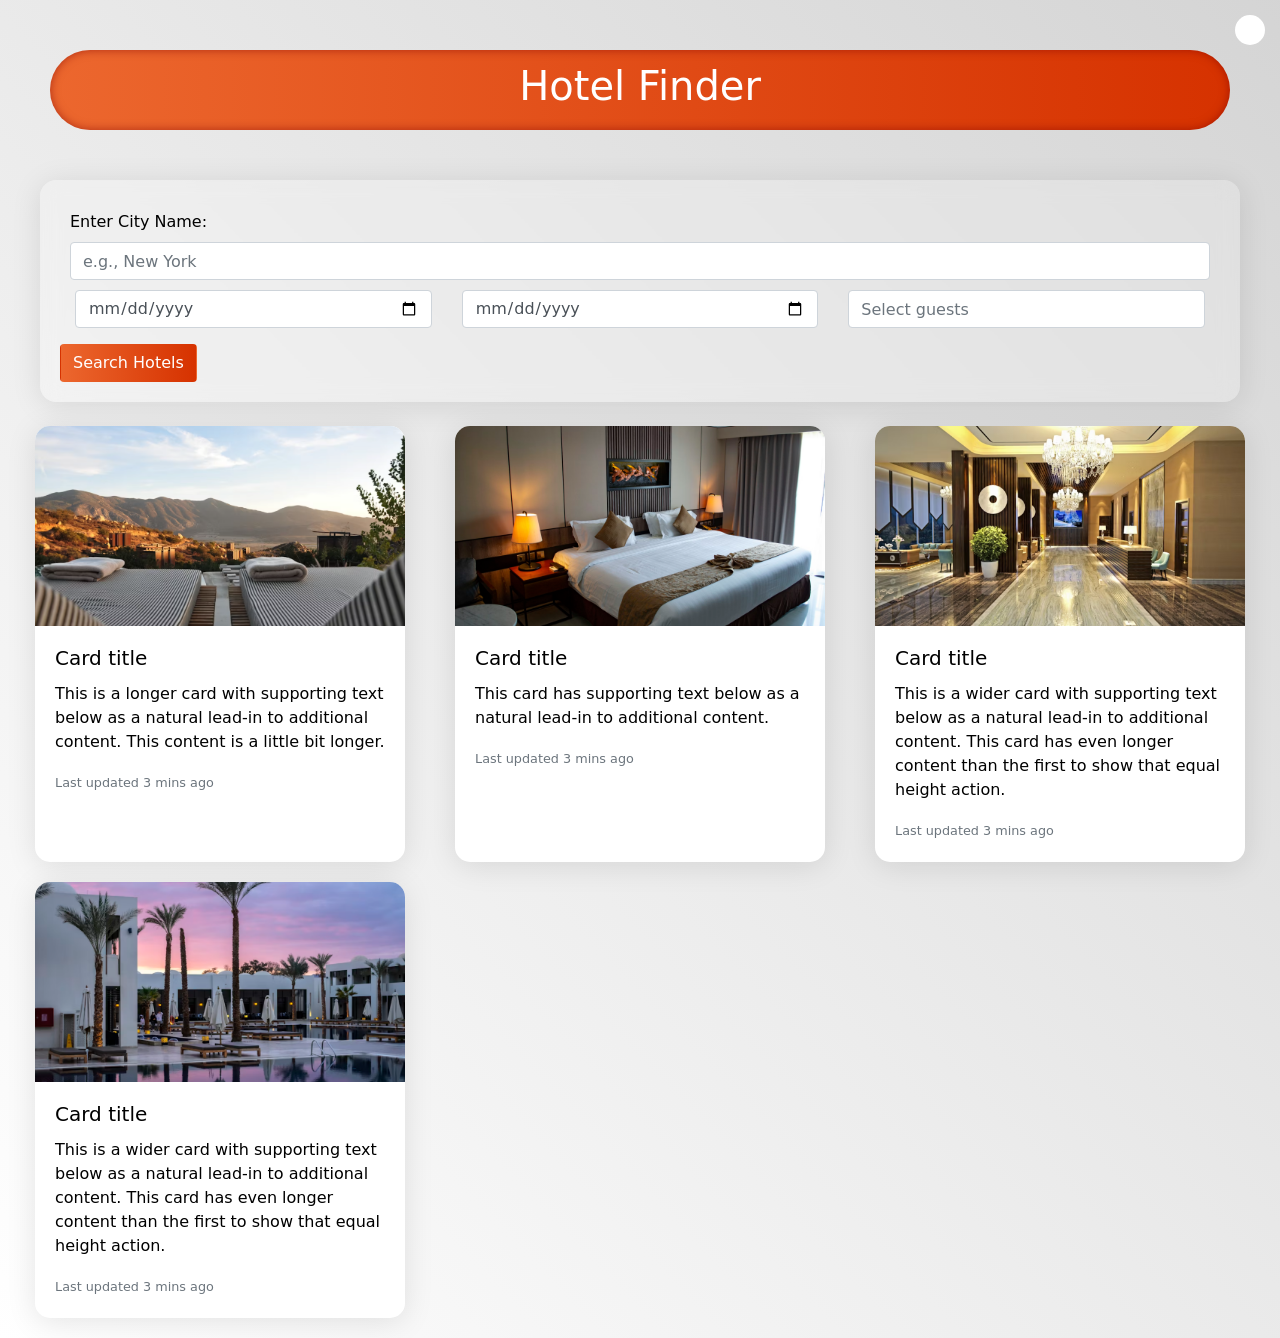
<file: index.html>
<!DOCTYPE html>
<html lang="en">
<head>
    <meta charset="UTF-8">
    <meta name="viewport" content="width=device-width, initial-scale=1.0">
    <link rel="stylesheet" href="https://cdn.jsdelivr.net/npm/bootstrap@4.4.1/dist/css/bootstrap.min.css" integrity="sha384-Vkoo8x4CGsO3+Hhxv8T/Q5PaXtkKtu6ug5TOeNV6gBiFeWPGFN9MuhOf23Q9Ifjh" crossorigin="anonymous">
    <link rel="stylesheet" href="style.css">
    <title>Hotel Finder || 26-1</title>
</head>
<body>
    <header>
        <h1>Hotel Finder</h1>
    </header>

    <button id="toggle"></button>

    <main>
        <div class="container mt-4">
        <form action="" id="searchForm">
            <div class="form-group">
                <label for="cityInput">Enter City Name:</label>
                <input type="text" id="cityInput" class="form-control" placeholder="e.g., New York">
            </div>

            <div class="row mb-3">
                <div class="col"><input type="date" id="checkin" class="form-control"></div>
                <div class="col"><input type="date" id="checkout" class="form-control"></div>
                <div class="col"><input type="text" id="guestInput" class="form-control" placeholder="Select guests"></div>
                       
            </div>

            <button type="submit" id="searchBtn" class="btn searchBtn">Search Hotels</button>
        </form>
        </div>

        <div id="guestModal" class="modal hidden">
            <div class="modal-content">
              <h3>Select Guests</h3>

              <div class="row container">
                <span>Adults</span>
                <button class="count" type="button" onclick="changeCount('adults', -1)">-</button>
                <span id="adultsCount">1</span>
                <button class="count"  type="button" onclick="changeCount('adults', 1)">+</button>
              </div>

              <div class="row container">
                <span>Children</span>
                <button class="count"  type="button" onclick="changeCount('children', -1)">-</button>
                <span id="childrenCount">0</span>
                <button class="count" type="button" onclick="changeCount('children', 1)">+</button>
              </div>

              <button class="done-btn" type="button" onclick="applyGuests()">Done</button>
            </div>
          </div>  

        <div id="results" class="mt-4">
        </div>
        <div class="result card-1 mb-3 p-3'"></div>
        

    <div class="card-deck">
          <div class="card">
            <img src="Screenshot 2026-01-26 at 19.50.27.png" class="card-img-top" alt="...">
            <div class="card-body">
              <h5 class="card-title">Card title</h5>
              <p class="card-text">This is a longer card with supporting text below as a natural lead-in to additional content. This content is a little bit longer.</p>
              <p class="card-text"><small class="text-muted">Last updated 3 mins ago</small></p>
            </div>
          </div>
          <div class="card">
            <img src="Screenshot 2026-01-26 at 19.29.34.png" class="card-img-top" alt="...">
            <div class="card-body">
              <h5 class="card-title">Card title</h5>
              <p class="card-text">This card has supporting text below as a natural lead-in to additional content.</p>
              <p class="card-text"><small class="text-muted">Last updated 3 mins ago</small></p>
            </div>
          </div>
          <div class="card">
            <img src="Screenshot 2026-01-26 at 19.29.58.png" class="card-img-top" alt="...">
            <div class="card-body">
              <h5 class="card-title">Card title</h5>
              <p class="card-text">This is a wider card with supporting text below as a natural lead-in to additional content. This card has even longer content than the first to show that equal height action.</p>
              <p class="card-text"><small class="text-muted">Last updated 3 mins ago</small></p>
            </div>
          </div>
          <div class="card">
            <img src="Screenshot 2026-01-26 at 19.50.08.png" class="card-img-top" alt="...">
            <div class="card-body">
              <h5 class="card-title">Card title</h5>
              <p class="card-text">This is a wider card with supporting text below as a natural lead-in to additional content. This card has even longer content than the first to show that equal height action.</p>
              <p class="card-text"><small class="text-muted">Last updated 3 mins ago</small></p>
            </div>
          </div>
        </div>
    </main>
    <script src="https://code.jquery.com/jquery-3.4.1.slim.min.js" integrity="sha384-J6qa4849blE2+poT4WnyKhv5vZF5SrPo0iEjwBvKU7imGFAV0wwj1yYfoRSJoZ+n" crossorigin="anonymous"></script>
    <script src="https://cdn.jsdelivr.net/npm/popper.js@1.16.0/dist/umd/popper.min.js" integrity="sha384-Q6E9RHvbIyZFJoft+2mJbHaEWldlvI9IOYy5n3zV9zzTtmI3UksdQRVvoxMfooAo" crossorigin="anonymous"></script>
    <script src="https://cdn.jsdelivr.net/npm/bootstrap@4.4.1/dist/js/bootstrap.min.js" integrity="sha384-wfSDF2E50Y2D1uUdj0O3uMBJnjuUD4Ih7YwaYd1iqfktj0Uod8GCExl3Og8ifwB6" crossorigin="anonymous"></script>
    <script src="script.js"></script>
</body>
</html>
</file>
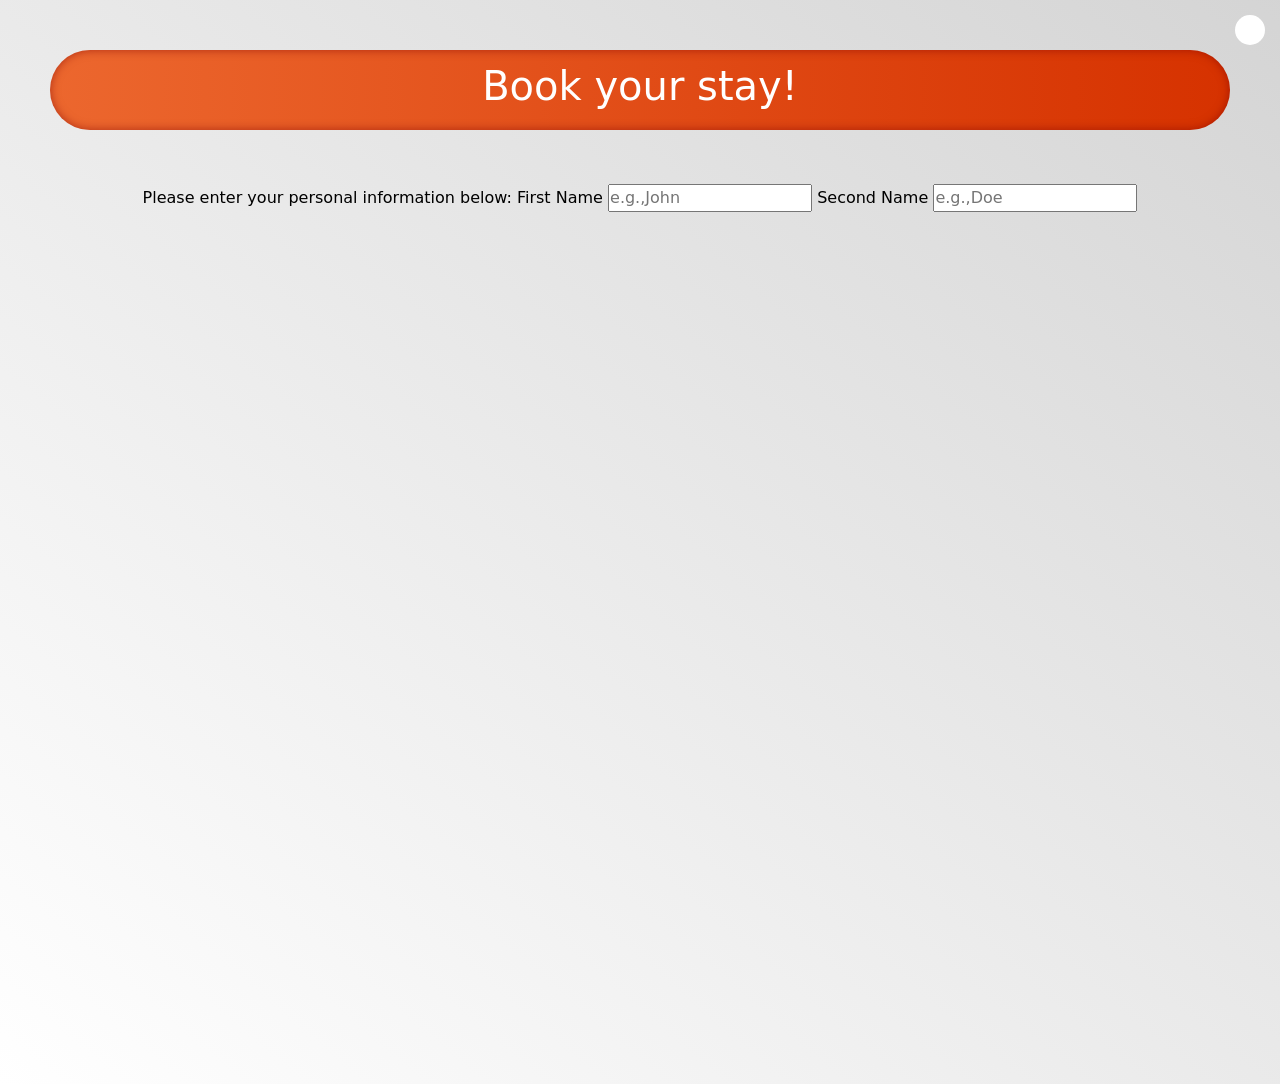
<file: contact.html>
<!DOCTYPE html>
<html lang="en">
<head>
    <meta charset="UTF-8">
    <meta name="viewport" content="width=device-width, initial-scale=1.0">
    <link rel="stylesheet" href="https://cdn.jsdelivr.net/npm/bootstrap@4.4.1/dist/css/bootstrap.min.css" integrity="sha384-Vkoo8x4CGsO3+Hhxv8T/Q5PaXtkKtu6ug5TOeNV6gBiFeWPGFN9MuhOf23Q9Ifjh" crossorigin="anonymous">
    <link rel="stylesheet" href="style.css">
    <title>Hotel Finder || Form Submition</title>
</head>  
<body>
    <header>
        <h1>Book your stay!</h1>
    </header>

        <button id="toggle"></button>

    <main>
        <div class="submit-container m-1 p-1">
            <form method="POST" action="" name="form" id="form">
                <label for="details">Please enter your personal information below:</label>
                <label>First Name</label>
                <input type="text" name="first-name" placeholder="e.g.,John">
                <label>Second Name</label>
                <input type="text" name="second-name" placeholder="e.g.,Doe">

            </form>
        </div>










    </main>








    <script src="https://code.jquery.com/jquery-3.4.1.slim.min.js" integrity="sha384-J6qa4849blE2+poT4WnyKhv5vZF5SrPo0iEjwBvKU7imGFAV0wwj1yYfoRSJoZ+n" crossorigin="anonymous"></script>
    <script src="https://cdn.jsdelivr.net/npm/popper.js@1.16.0/dist/umd/popper.min.js" integrity="sha384-Q6E9RHvbIyZFJoft+2mJbHaEWldlvI9IOYy5n3zV9zzTtmI3UksdQRVvoxMfooAo" crossorigin="anonymous"></script>
    <script src="https://cdn.jsdelivr.net/npm/bootstrap@4.4.1/dist/js/bootstrap.min.js" integrity="sha384-wfSDF2E50Y2D1uUdj0O3uMBJnjuUD4Ih7YwaYd1iqfktj0Uod8GCExl3Og8ifwB6" crossorigin="anonymous"></script>
    <script src="script.js"></script>
</body>
</html>
</file>
<file: style.css>
* {
    margin: 0;
    padding: 0;
    box-sizing: border-box;
}

:root {
    --lm-background: rgb(255, 255, 255);
    --lm-color: rgb(0, 0, 0);
    --lm-accent: rgb(236, 103, 46);
    --lm-accent-2: rgb(214, 50, 0);

    --dm-background: rgb(34, 34, 34);
    --dm-color: rgb(255, 255, 255);
    --dm-accent: rgb(214, 50, 0);
    --modal-text: rgb(0, 0, 0);
    --modal-count: rgb(255, 255, 255);
}

.dark-mode {
    --lm-background: rgb(0, 0, 0);
    --lm-color: rgb(255, 255, 255);
    --lm-accent: rgb(236, 103, 46);
    --lm-accent-2: rgb(214, 50, 0);

    --dm-background: rgb(209, 209, 209);
    --dm-color: rgb(0, 0, 0);
    --dm-accent: rgb(0, 65, 130);
    --modal-text: rgb(0, 0, 0);
    --modal-count: rgb(255, 255, 255);
}

body {
    background-image: 
        linear-gradient(
            to top right, 
            var(--lm-background), 
            rgba(201, 201, 201, 0.787)
        );

    color: var(--lm-color);

    min-height: 100%;
    width: 100vw;

    font-family:
        system-ui,
        -apple-system, 
        BlinkMacSystemFont, 
        'Segoe UI', 
        Roboto, 
        Oxygen, 
        Ubuntu, 
        Cantarell, 
        'Open Sans', 
        'Helvetica Neue', 
        sans-serif;
}

#toggle {
    background-color: white;

    height: 30px;
    width: 30px;

    border: none;
    border-radius: 50%;

    position: fixed;
    top: 15px;
    right: 15px;

    cursor: pointer;
}

header {
    background-image: 
        linear-gradient(
            to right, 
            var(--lm-accent), 
            var(--lm-accent-2)
        );

    color: var(--dm-color);

    height: 5rem;

    padding: 1rem;
    margin: 50px 50px;

    text-align: center;
    
    display: flex;
    justify-content: center;
    align-items: center;

    border-radius: 50px;
    
    box-shadow: inset 0 0 10px rgba(128, 0, 0, 0.559);
}

.container {
    max-width: 1200px;

    margin: 20px auto;
    padding: 20px;

    background-color: rgba(255, 255, 255, 0.2);

    backdrop-filter: blur(10px);
    -webkit-backdrop-filter: blur(10px);

    box-shadow: 0 4px 30px rgba(0, 0, 0, 0.1);

    border-radius: 16px;
}

.form-group {
    margin: 10px;
    flex: 1 1 200px;
    min-width: 200px;
}

.alert {
    margin: 20px;

    background-image: 
        linear-gradient(
            to right, 
            var(--lm-accent), 
            var(--lm-accent-2)
        );

    color: var(--dm-color);

    text-align: center;

    width: fit-content;
    justify-self: center;

    box-shadow: 
    inset 0 0 10px rgba(128, 0, 0, 0.559),
     0 4px 30px rgba(120, 120, 120, 0.784);

    border: none;
}

.searchBtn {
    background-image: 
        linear-gradient(
            to right, 
            var(--lm-accent), 
            var(--lm-accent-2)
        );

        color: var(--dm-color);
}


.card-deck {
    display: grid;

    grid-template-columns: 
        repeat(auto-fit, minmax(300px, 1fr));

    gap: 20px;

    margin: 20px;
}


.card-img-top {
    border-top-left-radius: 15px;
    border-top-right-radius: 15px;

    height: 200px;
    object-fit: cover;
}

.card{
    border-radius: 15px;
    border: none;

    background-color: var(--lm-background);
    color: var(--lm-color);
    
    box-shadow: 0 4px 30px rgba(0, 0, 0, 0.1);
}

/* MODAL */

.modal {
    position: fixed;
    top: 0;
    left: 0;
    width: 100%;
    height: 100%;
    background: rgba(0,0,0,0.5);
    display: flex;
    align-items: center;
    justify-content: center;
    background-color: rgba(255, 255, 255, 0.2);

    backdrop-filter: blur(10px);
    -webkit-backdrop-filter: blur(10px);

    box-shadow: 0 4px 30px rgba(0, 0, 0, 0.1);
}

.modal-content {
    background: white;
    padding: 20px;
    border-radius: 10px;
    width: 250px;
    background-color: rgba(255, 255, 255, 0.2);

    backdrop-filter: blur(10px);
    -webkit-backdrop-filter: blur(10px);

    box-shadow: 0 4px 30px rgba(0, 0, 0, 0.1);
    color: var(--modal-text)
}

.modal-content h3 {
    text-align: center;

    background: linear-gradient(to right, var(--lm-accent), var(--lm-accent-2));
    -webkit-background-clip: text;
    -webkit-text-fill-color: transparent;
}


.hidden {
    display: none;
}

.row {
    display: flex;
    justify-content: space-between;
    margin: 10px 0;
  
}

.count {
    background-image: 
        linear-gradient(
            to right, 
            var(--lm-accent), 
            var(--lm-accent-2)
        );

    color: var(--modal-count);

    border: none;
    border-radius: 50%;

    width: 1.5rem;

    align-content: center;
}

.done-btn {
    background-image: 
        linear-gradient(
            to right, 
            var(--lm-accent), 
            var(--lm-accent-2)
        );

    color: var(--dm-color);

    border: none;
    border-radius: 25px;
}

/* CONTACT PAGE */

.submit-container {
    height: 100vh;

    display: flex;
    flex-direction: column;
    align-items: center;
    justify-content: flex-start;
}

.form-contact {
    display: flex;
    flex-direction: column;
    align-items: flex-start;
    
}

 @media (max-width: 768px) {

    header h1 {
        font-size: 28px;
    }

    .card img {
        height: 180px;
    }

    .row.mb-3 .col {
        margin-bottom: 10px;
    }
}

@media (max-width: 576px) {

    header h1 {
        font-size: 24px;
    }

    .container {
        padding: 15px;
    }

    .card img {
        height: 160px;
    }
}
</file>
